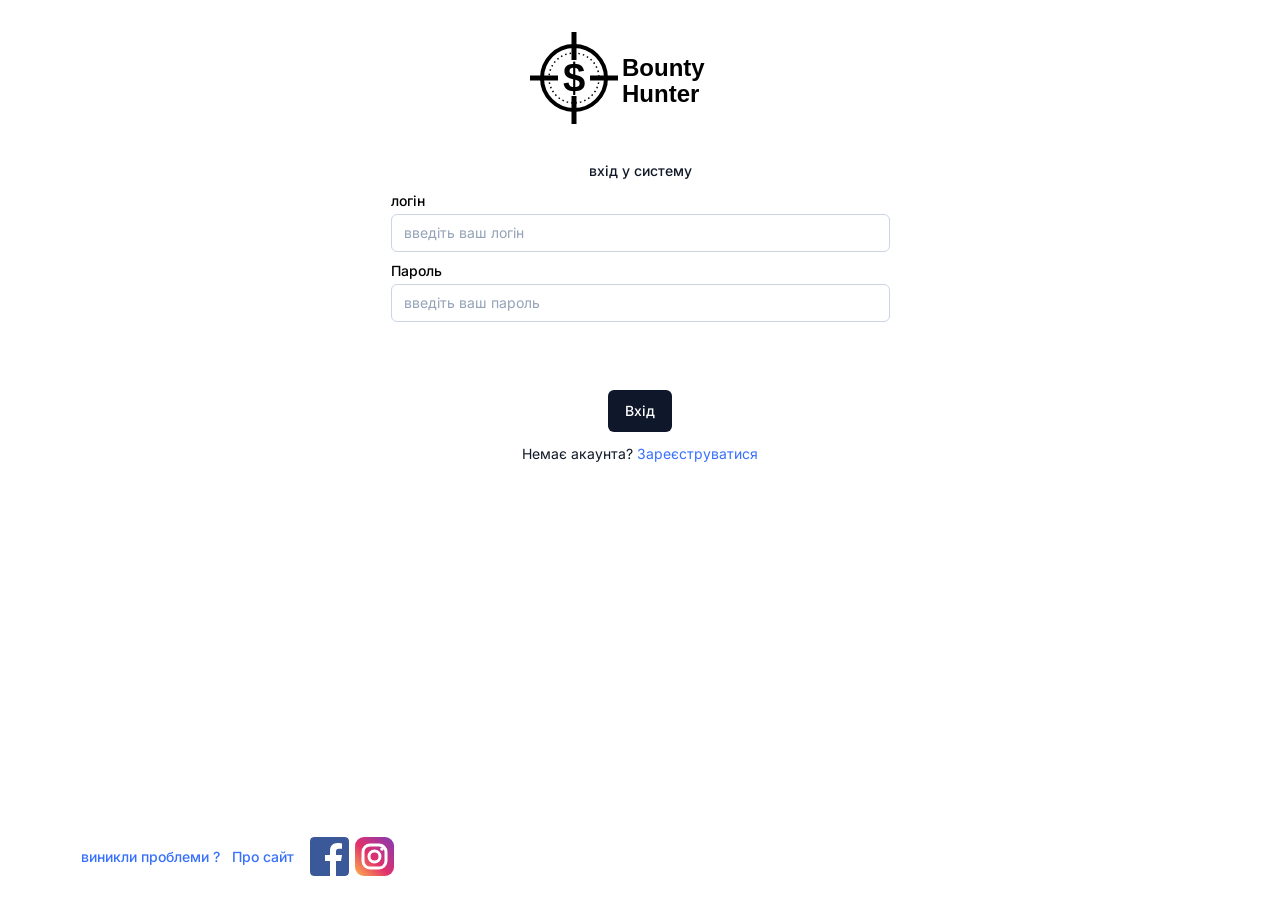
<file: index.html>
<!DOCTYPE html>
<html lang="uk">
<head>
  <meta charset="UTF-8">
  <meta name="viewport" content="width=device-width, initial-scale=1">
  <title>Вхід у систему — Bounty Hunter</title>
  <link rel="preconnect" href="https://fonts.googleapis.com"><link rel="preconnect" href="https://fonts.gstatic.com" crossorigin><link href="https://fonts.googleapis.com/css2?family=Inter:wght@400;500;600&display=swap" rel="stylesheet">
  <link rel="stylesheet" href="css/tokens.css"><link rel="stylesheet" href="css/base.css"><link rel="stylesheet" href="css/components.css"><link rel="stylesheet" href="css/pages.css">
</head>
<body class="">
<header class="site-header site-header--center"><a class="logo" href="index.html" aria-label="Bounty Hunter"><img src="assets/logo.svg" alt="Bounty Hunter"></a></header>
<main>
  <section class="auth" aria-labelledby="t">
    <h1 id="t">вхід у систему</h1>
    <form id="login-form" action="home.html" novalidate>
      <div class="field"><label for="login">логін</label><input class="input" id="login" name="login" type="text" placeholder="введіть ваш логін" autocomplete="username" required></div>
      <div class="field"><label for="password">Пароль</label><input class="input" id="password" name="password" type="password" placeholder="введіть ваш пароль" autocomplete="current-password" required></div>
      <p class="form-error" id="login-error" role="alert"></p>
      <button class="btn" type="submit">Вхід</button>
    </form>
    <p class="alt">Немає акаунта? <a href="register.html">Зареєструватися</a></p>
  </section>
</main>
<footer class="site-footer">
  <a href="help.html">виникли проблеми ?</a>
  <a href="about.html">Про сайт</a>
  <div class="social"><a href="https://facebook.com" aria-label="Facebook"><img src="assets/facebook.svg" alt="Facebook"></a><a href="https://instagram.com" aria-label="Instagram"><img src="assets/instagram.svg" alt="Instagram"></a></div>
</footer>
<script src="js/main.js"></script>
</body>
</html>
</file>
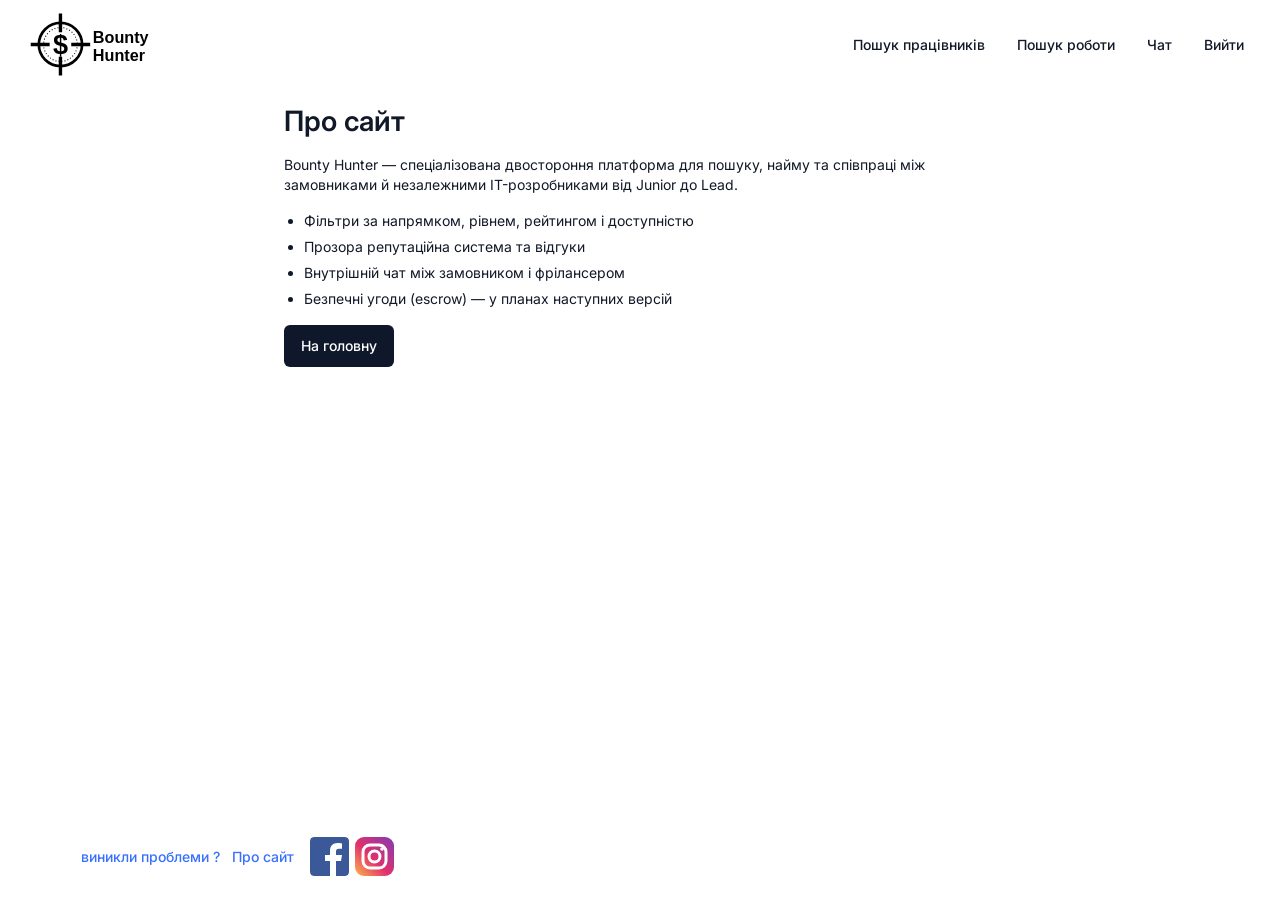
<file: about.html>
<!DOCTYPE html>
<html lang="uk">
<head>
  <meta charset="UTF-8">
  <meta name="viewport" content="width=device-width, initial-scale=1">
  <title>Про сайт — Bounty Hunter</title>
  <link rel="preconnect" href="https://fonts.googleapis.com"><link rel="preconnect" href="https://fonts.gstatic.com" crossorigin><link href="https://fonts.googleapis.com/css2?family=Inter:wght@400;500;600&display=swap" rel="stylesheet">
  <link rel="stylesheet" href="css/tokens.css"><link rel="stylesheet" href="css/base.css"><link rel="stylesheet" href="css/components.css"><link rel="stylesheet" href="css/pages.css">
</head>
<body class="">
<header class="site-header"><a class="logo" href="home.html" aria-label="Bounty Hunter — на головну"><img src="assets/logo.svg" alt="Bounty Hunter"></a><nav class="site-nav" aria-label="Основна навігація"><a href="freelancers.html">Пошук працівників</a><a href="jobs.html">Пошук роботи</a><a href="chat.html">Чат</a><a href="index.html" data-logout>Вийти</a></nav></header>
<main><article class="article">
  <h1>Про сайт</h1>
  <p>Bounty Hunter — спеціалізована двостороння платформа для пошуку, найму та співпраці між замовниками й незалежними IT-розробниками від Junior до Lead.</p>
  <ul>
    <li>Фільтри за напрямком, рівнем, рейтингом і доступністю</li>
    <li>Прозора репутаційна система та відгуки</li>
    <li>Внутрішній чат між замовником і фрілансером</li>
    <li>Безпечні угоди (escrow) — у планах наступних версій</li>
  </ul>
  <a class="btn" href="home.html" style="justify-self:start">На головну</a>
</article></main>
<footer class="site-footer">
  <a href="help.html">виникли проблеми ?</a>
  <a href="about.html">Про сайт</a>
  <div class="social"><a href="https://facebook.com" aria-label="Facebook"><img src="assets/facebook.svg" alt="Facebook"></a><a href="https://instagram.com" aria-label="Instagram"><img src="assets/instagram.svg" alt="Instagram"></a></div>
</footer>
<script src="js/main.js"></script>
</body>
</html>
</file>
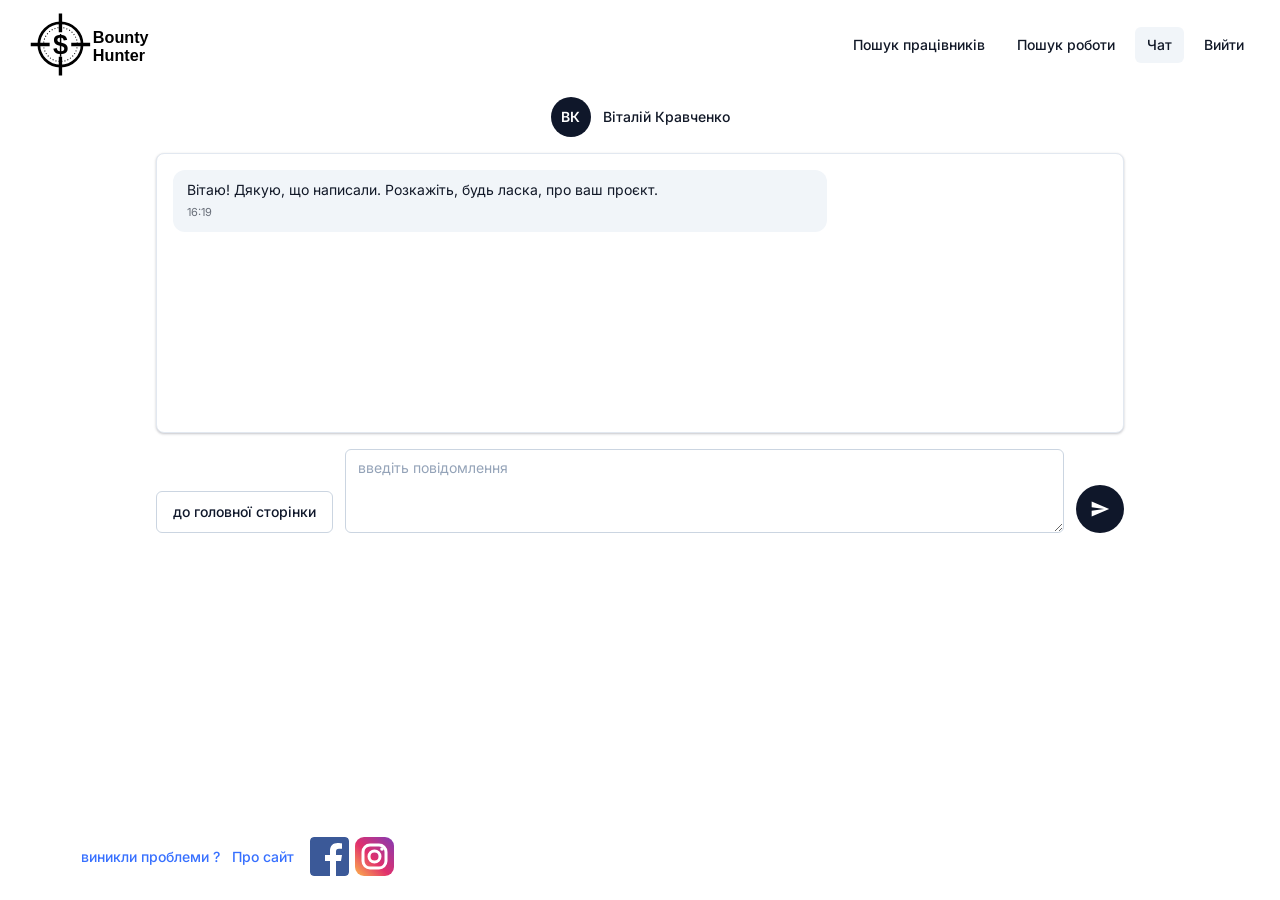
<file: chat.html>
<!DOCTYPE html>
<html lang="uk">
<head>
  <meta charset="UTF-8">
  <meta name="viewport" content="width=device-width, initial-scale=1">
  <title>Чат — Bounty Hunter</title>
  <link rel="preconnect" href="https://fonts.googleapis.com"><link rel="preconnect" href="https://fonts.gstatic.com" crossorigin><link href="https://fonts.googleapis.com/css2?family=Inter:wght@400;500;600&display=swap" rel="stylesheet">
  <link rel="stylesheet" href="css/tokens.css"><link rel="stylesheet" href="css/base.css"><link rel="stylesheet" href="css/components.css"><link rel="stylesheet" href="css/pages.css">
</head>
<body class="">
<header class="site-header"><a class="logo" href="home.html" aria-label="Bounty Hunter — на головну"><img src="assets/logo.svg" alt="Bounty Hunter"></a><nav class="site-nav" aria-label="Основна навігація"><a href="freelancers.html">Пошук працівників</a><a href="jobs.html">Пошук роботи</a><a href="chat.html" aria-current="page">Чат</a><a href="index.html" data-logout>Вийти</a></nav></header>
<main>
  <section class="chat" aria-label="Чат">
    <div class="chat__head"><div class="avatar" id="c-avatar" aria-hidden="true">ВК</div><span id="c-name">Віталій Кравченко</span></div>
    <div class="card chat__log" id="chat-log" aria-live="polite"></div>
    <form class="chat__form" id="chat-form">
      <a class="btn btn--outline" href="home.html">до головної сторінки</a>
      <label class="visually-hidden" for="chat-input">Повідомлення</label>
      <textarea class="textarea" id="chat-input" placeholder="введіть повідомлення" required></textarea>
      <button class="btn btn--send" type="submit" aria-label="Відправити"><svg viewBox="0 0 24 24" aria-hidden="true"><path d="M2 21l21-9L2 3v7l15 2-15 2z"/></svg></button>
    </form>
  </section>
</main>
<footer class="site-footer">
  <a href="help.html">виникли проблеми ?</a>
  <a href="about.html">Про сайт</a>
  <div class="social"><a href="https://facebook.com" aria-label="Facebook"><img src="assets/facebook.svg" alt="Facebook"></a><a href="https://instagram.com" aria-label="Instagram"><img src="assets/instagram.svg" alt="Instagram"></a></div>
</footer>
<script src="js/main.js"></script>
</body>
</html>
</file>
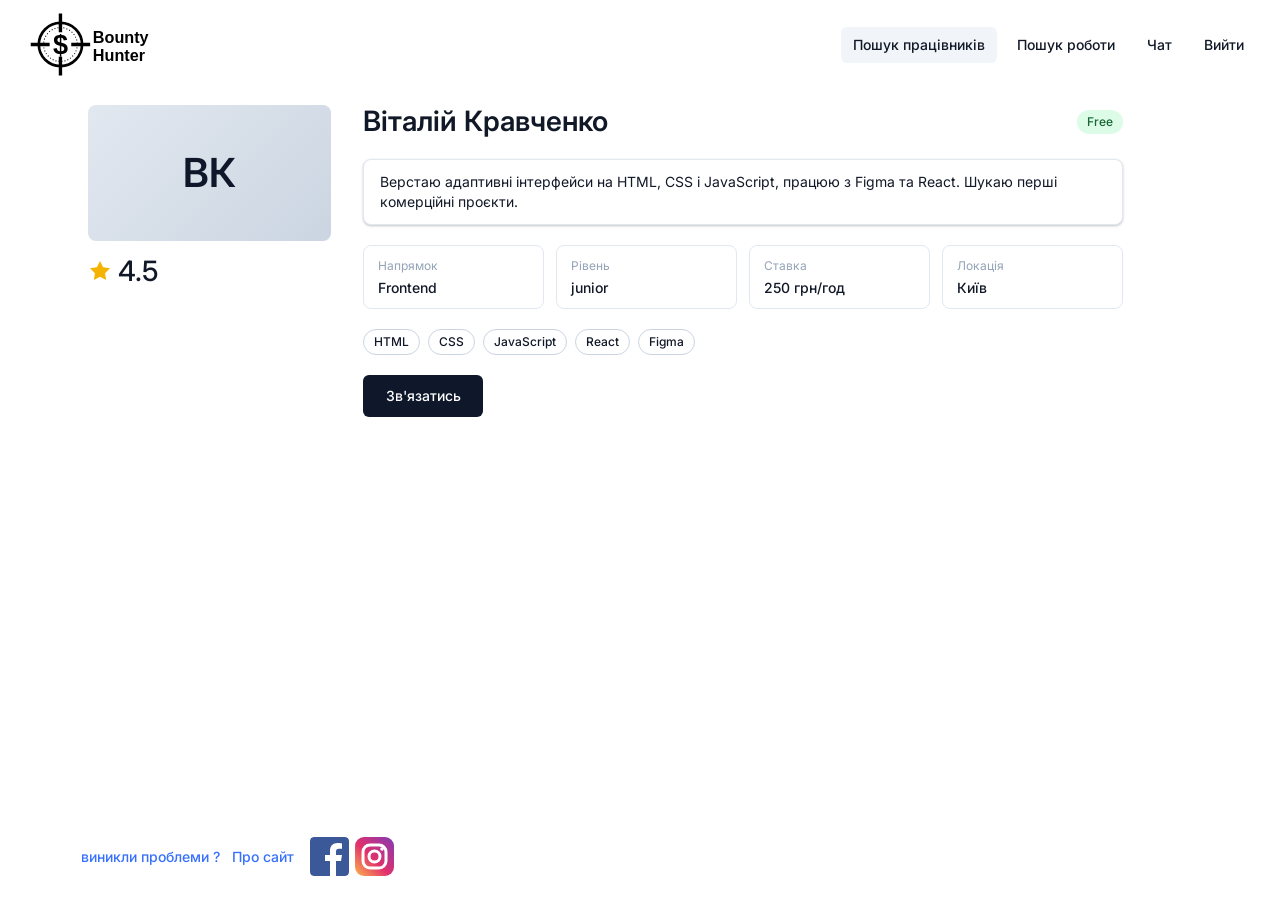
<file: freelancer.html>
<!DOCTYPE html>
<html lang="uk">
<head>
  <meta charset="UTF-8">
  <meta name="viewport" content="width=device-width, initial-scale=1">
  <title>Профіль фрілансера — Bounty Hunter</title>
  <link rel="preconnect" href="https://fonts.googleapis.com"><link rel="preconnect" href="https://fonts.gstatic.com" crossorigin><link href="https://fonts.googleapis.com/css2?family=Inter:wght@400;500;600&display=swap" rel="stylesheet">
  <link rel="stylesheet" href="css/tokens.css"><link rel="stylesheet" href="css/base.css"><link rel="stylesheet" href="css/components.css"><link rel="stylesheet" href="css/pages.css">
</head>
<body class="">
<header class="site-header"><a class="logo" href="home.html" aria-label="Bounty Hunter — на головну"><img src="assets/logo.svg" alt="Bounty Hunter"></a><nav class="site-nav" aria-label="Основна навігація"><a href="freelancers.html" aria-current="page">Пошук працівників</a><a href="jobs.html">Пошук роботи</a><a href="chat.html">Чат</a><a href="index.html" data-logout>Вийти</a></nav></header>
<main class="container">
  <article class="detail" id="profile">
    <aside class="detail__aside"><div class="photo" id="p-photo" aria-hidden="true">ВК</div>
      <span class="rating" id="p-rating"><svg class="star" viewBox="0 0 24 24" aria-hidden="true"><path d="M12 2l3.1 6.3 6.9 1-5 4.9 1.2 6.8L12 17.8 5.8 21l1.2-6.8-5-4.9 6.9-1z"/></svg>4.5</span></aside>
    <div class="detail__main">
      <div class="detail__head"><h1 id="p-name">Віталій Кравченко</h1><span class="status status--free" id="p-status">Free</span></div>
      <p class="card" id="p-desc">Верстаю адаптивні інтерфейси на HTML, CSS і JavaScript, працюю з Figma та React. Шукаю перші комерційні проєкти.</p>
      <dl class="facts">
        <div><dt>Напрямок</dt><dd id="p-cat">Frontend</dd></div>
        <div><dt>Рівень</dt><dd id="p-lvl">junior</dd></div>
        <div><dt>Ставка</dt><dd id="p-rate">250 грн/год</dd></div>
        <div><dt>Локація</dt><dd id="p-loc">Київ</dd></div>
      </dl>
      <ul class="chips" id="p-stack" aria-label="Стек технологій"><li>HTML</li><li>CSS</li><li>JavaScript</li><li>React</li><li>Figma</li></ul>
      <a class="btn" id="p-contact" href="chat.html?with=1">Зв'язатись</a>
    </div>
  </article>
</main>
<footer class="site-footer">
  <a href="help.html">виникли проблеми ?</a>
  <a href="about.html">Про сайт</a>
  <div class="social"><a href="https://facebook.com" aria-label="Facebook"><img src="assets/facebook.svg" alt="Facebook"></a><a href="https://instagram.com" aria-label="Instagram"><img src="assets/instagram.svg" alt="Instagram"></a></div>
</footer>
<script src="js/main.js"></script>
</body>
</html>
</file>
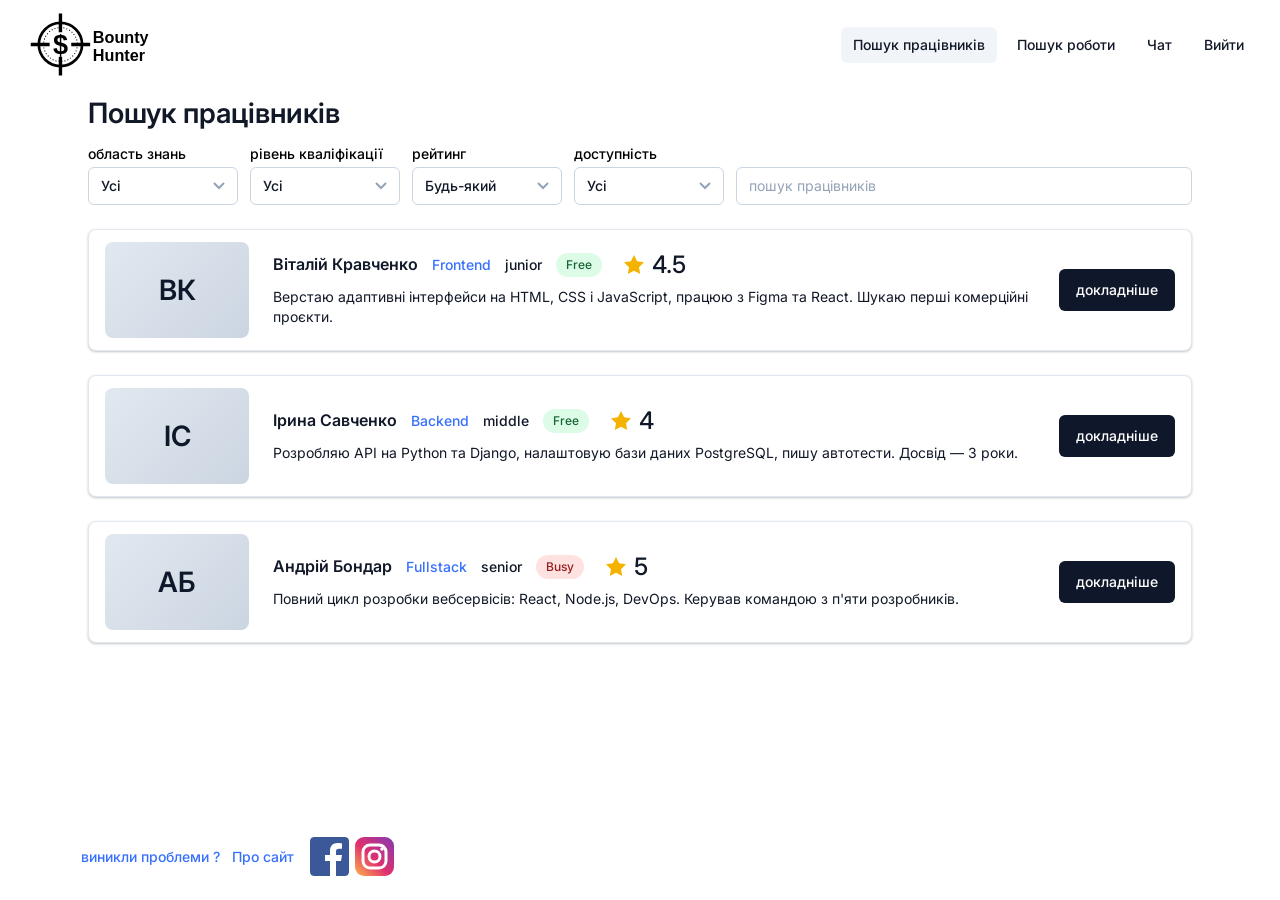
<file: freelancers.html>
<!DOCTYPE html>
<html lang="uk">
<head>
  <meta charset="UTF-8">
  <meta name="viewport" content="width=device-width, initial-scale=1">
  <title>Пошук працівників — Bounty Hunter</title>
  <link rel="preconnect" href="https://fonts.googleapis.com"><link rel="preconnect" href="https://fonts.gstatic.com" crossorigin><link href="https://fonts.googleapis.com/css2?family=Inter:wght@400;500;600&display=swap" rel="stylesheet">
  <link rel="stylesheet" href="css/tokens.css"><link rel="stylesheet" href="css/base.css"><link rel="stylesheet" href="css/components.css"><link rel="stylesheet" href="css/pages.css">
</head>
<body class="">
<header class="site-header"><a class="logo" href="home.html" aria-label="Bounty Hunter — на головну"><img src="assets/logo.svg" alt="Bounty Hunter"></a><nav class="site-nav" aria-label="Основна навігація"><a href="freelancers.html" aria-current="page">Пошук працівників</a><a href="jobs.html">Пошук роботи</a><a href="chat.html">Чат</a><a href="index.html" data-logout>Вийти</a></nav></header>
<main class="container">
  <h1 class="page-title">Пошук працівників</h1>
  <form class="toolbar" id="filters" role="search" onsubmit="return false">
    <div class="field"><label for="f-cat">область знань</label>
      <select class="select" id="f-cat" data-filter="category"><option value="">Усі</option><option value="frontend">Frontend</option><option value="backend">Backend</option><option value="fullstack">Fullstack</option></select></div>
    <div class="field"><label for="f-lvl">рівень кваліфікації</label>
      <select class="select" id="f-lvl" data-filter="level"><option value="">Усі</option><option value="junior">junior</option><option value="middle">middle</option><option value="senior">senior</option></select></div>
    <div class="field"><label for="f-rate">рейтинг</label>
      <select class="select" id="f-rate" data-filter="rating"><option value="">Будь-який</option><option value="4">від 4</option><option value="4.5">від 4.5</option><option value="5">5</option></select></div>
    <div class="field"><label for="f-status">доступність</label>
      <select class="select" id="f-status" data-filter="status"><option value="">Усі</option><option value="free">Free</option><option value="busy">Busy</option></select></div>
    <div class="field search"><label class="visually-hidden" for="f-q">Пошук</label><input class="input" id="f-q" type="search" placeholder="пошук працівників" data-search></div>
  </form>
  <ul class="results" id="results" style="list-style:none;margin:0;padding:0 0 48px">
    <li><article class="card result" data-category="frontend" data-level="junior" data-rating="4.5" data-status="free">
      <div class="photo" aria-hidden="true">ВК</div>
      <div class="result__body">
        <div class="result__meta">
          <h2 style="font-size:16px">Віталій Кравченко</h2>
          <span class="tag">Frontend</span><span class="tag tag--muted">junior</span>
          <span class="status status--free">Free</span>
          <span class="rating" aria-label="Рейтинг 4.5"><svg class="star" viewBox="0 0 24 24" aria-hidden="true"><path d="M12 2l3.1 6.3 6.9 1-5 4.9 1.2 6.8L12 17.8 5.8 21l1.2-6.8-5-4.9 6.9-1z"/></svg>4.5</span>
        </div>
        <p>Верстаю адаптивні інтерфейси на HTML, CSS і JavaScript, працюю з Figma та React. Шукаю перші комерційні проєкти.</p>
      </div>
      <a class="btn" href="freelancer.html?id=1">докладніше</a>
    </article></li>
    <li><article class="card result" data-category="backend" data-level="middle" data-rating="4" data-status="free">
      <div class="photo" aria-hidden="true">ІС</div>
      <div class="result__body">
        <div class="result__meta">
          <h2 style="font-size:16px">Ірина Савченко</h2>
          <span class="tag">Backend</span><span class="tag tag--muted">middle</span>
          <span class="status status--free">Free</span>
          <span class="rating" aria-label="Рейтинг 4"><svg class="star" viewBox="0 0 24 24" aria-hidden="true"><path d="M12 2l3.1 6.3 6.9 1-5 4.9 1.2 6.8L12 17.8 5.8 21l1.2-6.8-5-4.9 6.9-1z"/></svg>4</span>
        </div>
        <p>Розробляю API на Python та Django, налаштовую бази даних PostgreSQL, пишу автотести. Досвід — 3 роки.</p>
      </div>
      <a class="btn" href="freelancer.html?id=2">докладніше</a>
    </article></li>
    <li><article class="card result" data-category="fullstack" data-level="senior" data-rating="5" data-status="busy">
      <div class="photo" aria-hidden="true">АБ</div>
      <div class="result__body">
        <div class="result__meta">
          <h2 style="font-size:16px">Андрій Бондар</h2>
          <span class="tag">Fullstack</span><span class="tag tag--muted">senior</span>
          <span class="status status--busy">Busy</span>
          <span class="rating" aria-label="Рейтинг 5"><svg class="star" viewBox="0 0 24 24" aria-hidden="true"><path d="M12 2l3.1 6.3 6.9 1-5 4.9 1.2 6.8L12 17.8 5.8 21l1.2-6.8-5-4.9 6.9-1z"/></svg>5</span>
        </div>
        <p>Повний цикл розробки вебсервісів: React, Node.js, DevOps. Керував командою з п'яти розробників.</p>
      </div>
      <a class="btn" href="freelancer.html?id=3">докладніше</a>
    </article></li>
  </ul>
  <p class="empty" id="empty" hidden>Нікого не знайдено. Змініть фільтри.</p>
</main>
<footer class="site-footer">
  <a href="help.html">виникли проблеми ?</a>
  <a href="about.html">Про сайт</a>
  <div class="social"><a href="https://facebook.com" aria-label="Facebook"><img src="assets/facebook.svg" alt="Facebook"></a><a href="https://instagram.com" aria-label="Instagram"><img src="assets/instagram.svg" alt="Instagram"></a></div>
</footer>
<script src="js/main.js"></script>
</body>
</html>
</file>
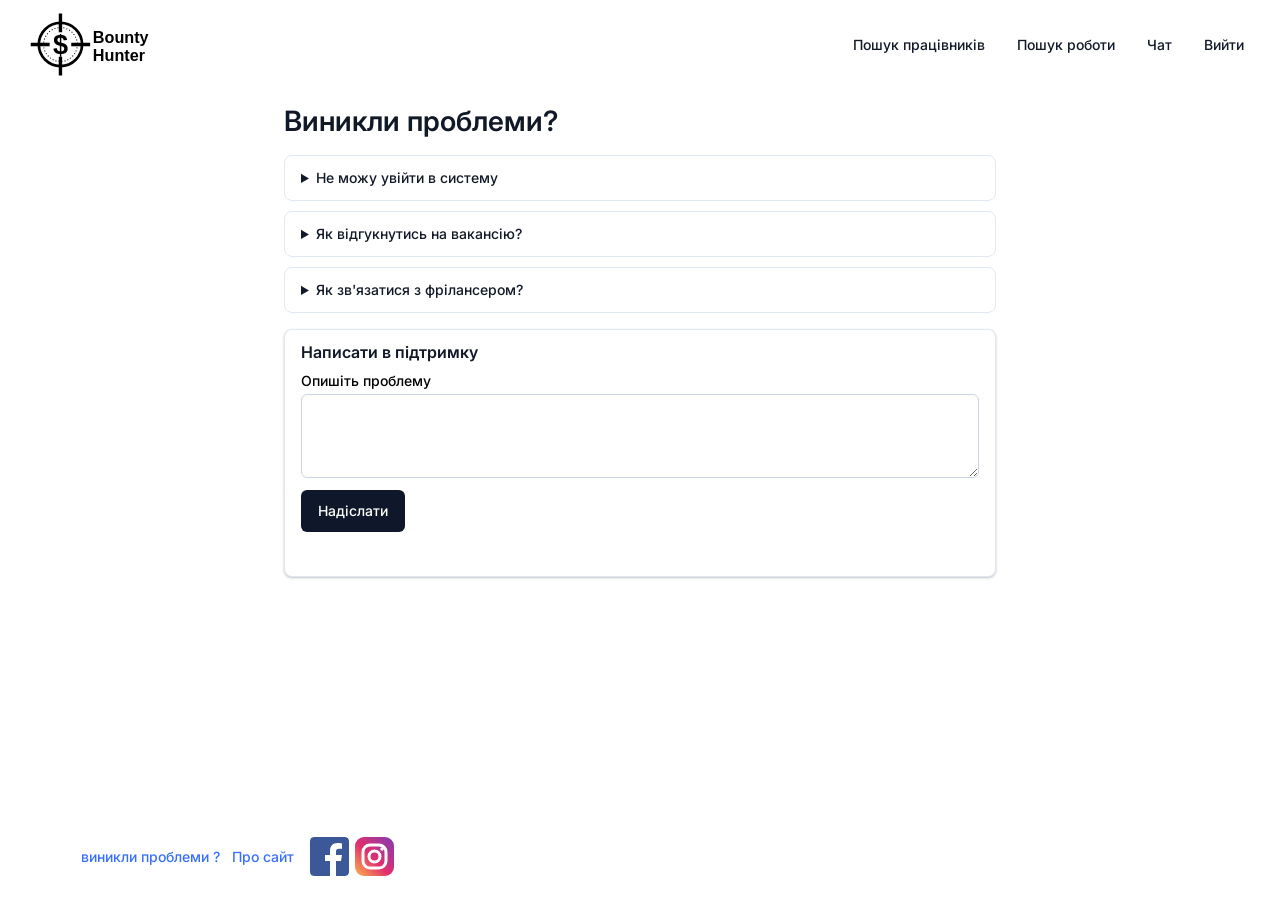
<file: help.html>
<!DOCTYPE html>
<html lang="uk">
<head>
  <meta charset="UTF-8">
  <meta name="viewport" content="width=device-width, initial-scale=1">
  <title>Виникли проблеми? — Bounty Hunter</title>
  <link rel="preconnect" href="https://fonts.googleapis.com"><link rel="preconnect" href="https://fonts.gstatic.com" crossorigin><link href="https://fonts.googleapis.com/css2?family=Inter:wght@400;500;600&display=swap" rel="stylesheet">
  <link rel="stylesheet" href="css/tokens.css"><link rel="stylesheet" href="css/base.css"><link rel="stylesheet" href="css/components.css"><link rel="stylesheet" href="css/pages.css">
</head>
<body class="">
<header class="site-header"><a class="logo" href="home.html" aria-label="Bounty Hunter — на головну"><img src="assets/logo.svg" alt="Bounty Hunter"></a><nav class="site-nav" aria-label="Основна навігація"><a href="freelancers.html">Пошук працівників</a><a href="jobs.html">Пошук роботи</a><a href="chat.html">Чат</a><a href="index.html" data-logout>Вийти</a></nav></header>
<main><article class="article">
  <h1>Виникли проблеми?</h1>
  <div class="faq">
    <details><summary>Не можу увійти в систему</summary><p>Перевірте логін і пароль. Якщо ви ще не зареєстровані — створіть акаунт на сторінці реєстрації.</p></details>
    <details><summary>Як відгукнутись на вакансію?</summary><p>Відкрийте вакансію, натисніть «Відгукнутись», напишіть супровідний лист і вкажіть очікувану ставку.</p></details>
    <details><summary>Як зв'язатися з фрілансером?</summary><p>У профілі фрілансера натисніть «Зв'язатись» — відкриється чат.</p></details>
  </div>
  <form class="card" id="help-form" style="display:grid;gap:12px">
    <h2 style="font-size:16px">Написати в підтримку</h2>
    <div class="field"><label for="h-msg">Опишіть проблему</label><textarea class="textarea" id="h-msg" required></textarea></div>
    <button class="btn" type="submit" style="justify-self:start">Надіслати</button>
    <p class="form-error" id="help-note" role="status" style="color:#16a34a"></p>
  </form>
</article></main>
<footer class="site-footer">
  <a href="help.html">виникли проблеми ?</a>
  <a href="about.html">Про сайт</a>
  <div class="social"><a href="https://facebook.com" aria-label="Facebook"><img src="assets/facebook.svg" alt="Facebook"></a><a href="https://instagram.com" aria-label="Instagram"><img src="assets/instagram.svg" alt="Instagram"></a></div>
</footer>
<script src="js/main.js"></script>
</body>
</html>
</file>
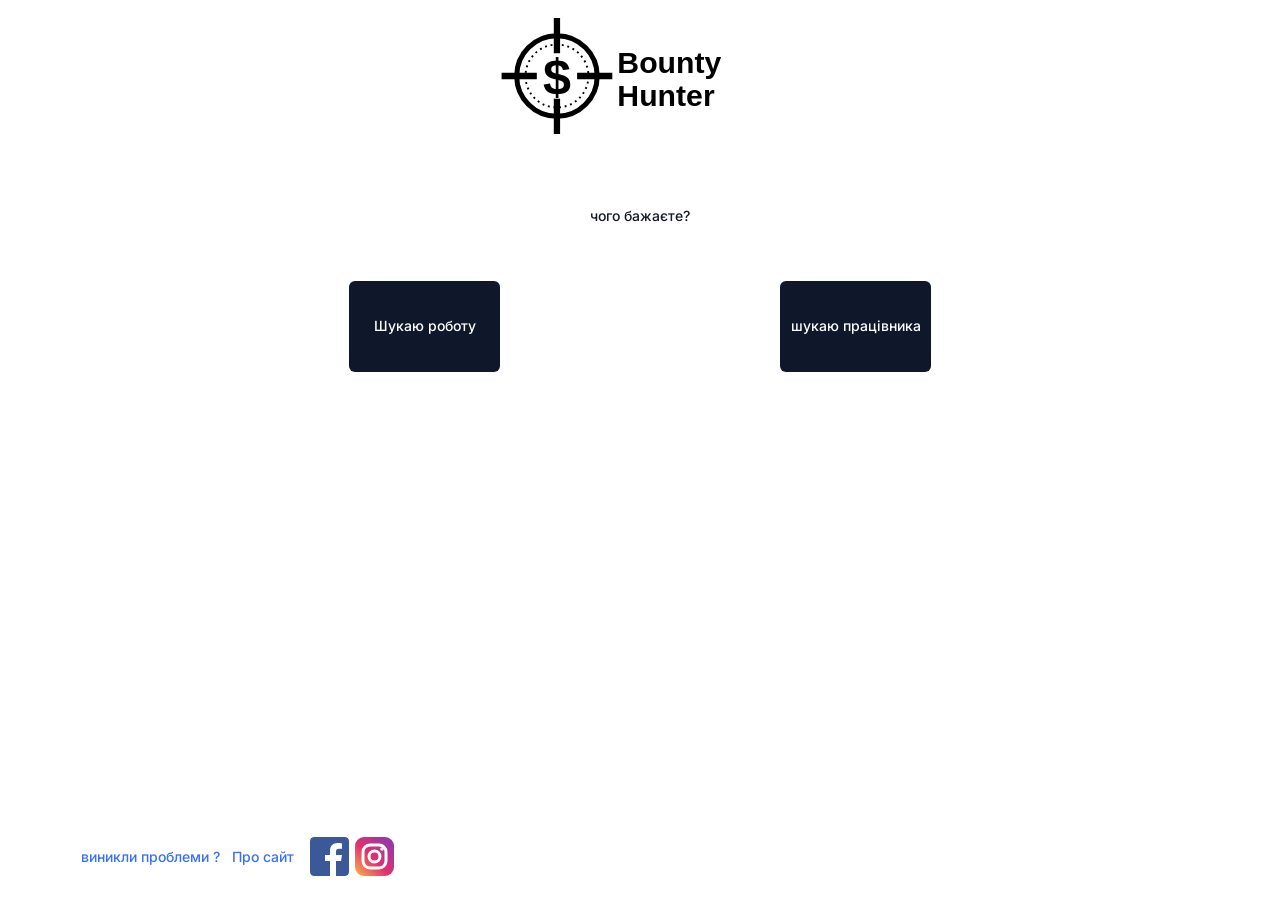
<file: home.html>
<!DOCTYPE html>
<html lang="uk">
<head>
  <meta charset="UTF-8">
  <meta name="viewport" content="width=device-width, initial-scale=1">
  <title>Головна — Bounty Hunter</title>
  <link rel="preconnect" href="https://fonts.googleapis.com"><link rel="preconnect" href="https://fonts.gstatic.com" crossorigin><link href="https://fonts.googleapis.com/css2?family=Inter:wght@400;500;600&display=swap" rel="stylesheet">
  <link rel="stylesheet" href="css/tokens.css"><link rel="stylesheet" href="css/base.css"><link rel="stylesheet" href="css/components.css"><link rel="stylesheet" href="css/pages.css">
</head>
<body class="">
<header class="site-header site-header--home"><a class="logo" href="home.html" aria-label="Bounty Hunter — на головну"><img src="assets/logo.svg" alt="Bounty Hunter"></a></header>
<main>
  <section class="choice" aria-labelledby="t">
    <h1 class="choice__title" id="t" style="font-size:14px;font-weight:500">чого бажаєте?</h1>
    <div class="choice__buttons">
      <a class="btn btn--big" href="jobs.html" data-role="freelancer">Шукаю роботу</a>
      <a class="btn btn--big" href="freelancers.html" data-role="client">шукаю працівника</a>
    </div>
  </section>
</main>
<footer class="site-footer">
  <a href="help.html">виникли проблеми ?</a>
  <a href="about.html">Про сайт</a>
  <div class="social"><a href="https://facebook.com" aria-label="Facebook"><img src="assets/facebook.svg" alt="Facebook"></a><a href="https://instagram.com" aria-label="Instagram"><img src="assets/instagram.svg" alt="Instagram"></a></div>
</footer>
<script src="js/main.js"></script>
</body>
</html>
</file>
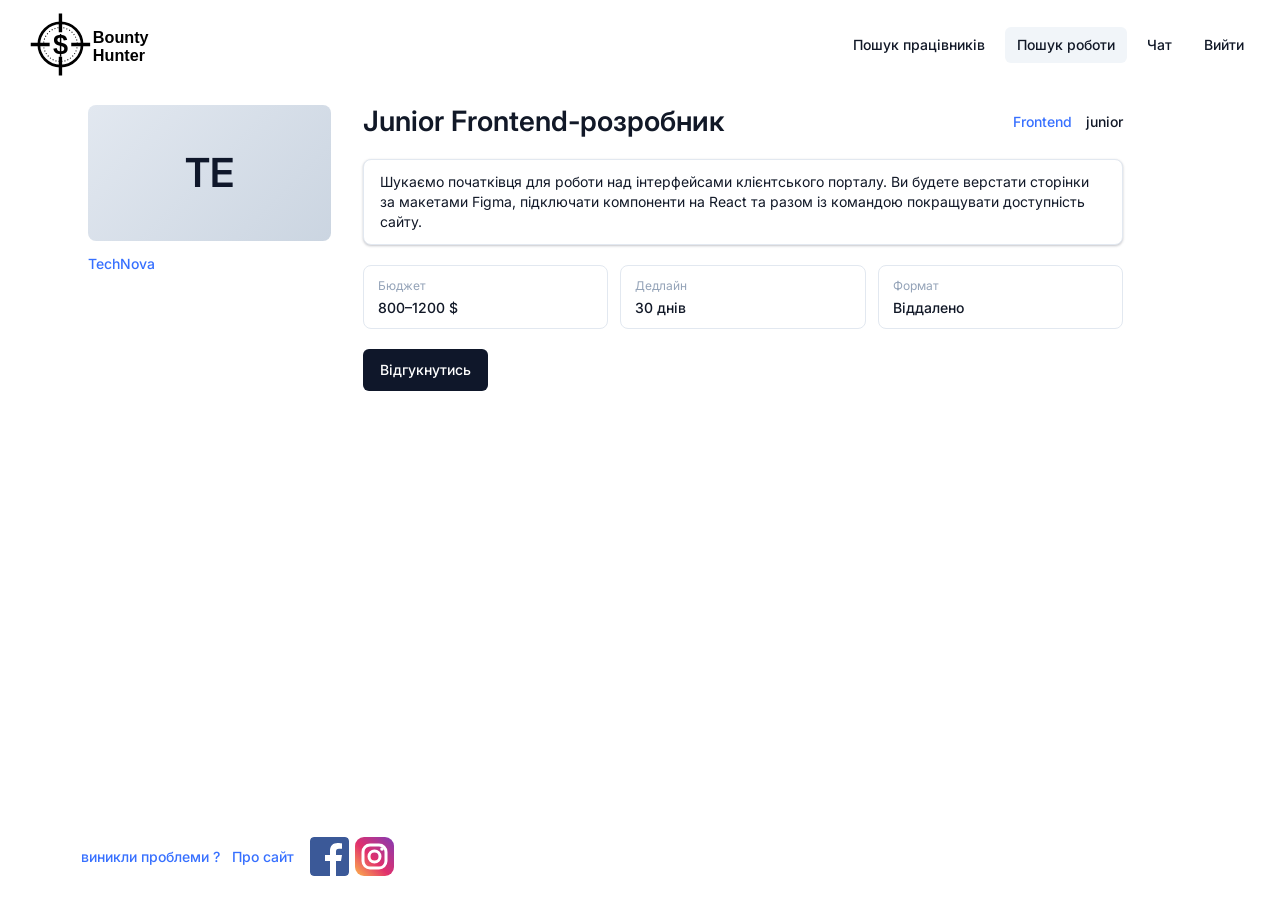
<file: job.html>
<!DOCTYPE html>
<html lang="uk">
<head>
  <meta charset="UTF-8">
  <meta name="viewport" content="width=device-width, initial-scale=1">
  <title>Вакансія — Bounty Hunter</title>
  <link rel="preconnect" href="https://fonts.googleapis.com"><link rel="preconnect" href="https://fonts.gstatic.com" crossorigin><link href="https://fonts.googleapis.com/css2?family=Inter:wght@400;500;600&display=swap" rel="stylesheet">
  <link rel="stylesheet" href="css/tokens.css"><link rel="stylesheet" href="css/base.css"><link rel="stylesheet" href="css/components.css"><link rel="stylesheet" href="css/pages.css">
</head>
<body class="">
<header class="site-header"><a class="logo" href="home.html" aria-label="Bounty Hunter — на головну"><img src="assets/logo.svg" alt="Bounty Hunter"></a><nav class="site-nav" aria-label="Основна навігація"><a href="freelancers.html">Пошук працівників</a><a href="jobs.html" aria-current="page">Пошук роботи</a><a href="chat.html">Чат</a><a href="index.html" data-logout>Вийти</a></nav></header>
<main class="container">
  <article class="detail" id="job">
    <aside class="detail__aside"><div class="photo" id="j-logo" aria-hidden="true">TE</div><span class="tag" id="j-co">TechNova</span></aside>
    <div class="detail__main">
      <div class="detail__head"><h1 id="j-title">Junior Frontend-розробник</h1><span class="tag" id="j-cat">Frontend</span><span class="tag tag--muted" id="j-lvl">junior</span></div>
      <div class="card" id="j-desc"><p>Шукаємо початківця для роботи над інтерфейсами клієнтського порталу. Ви будете верстати сторінки за макетами Figma, підключати компоненти на React та разом із командою покращувати доступність сайту.</p></div>
      <dl class="facts">
        <div><dt>Бюджет</dt><dd id="j-budget">800–1200 $</dd></div>
        <div><dt>Дедлайн</dt><dd id="j-deadline">30 днів</dd></div>
        <div><dt>Формат</dt><dd id="j-format">Віддалено</dd></div>
      </dl>
      <button class="btn" type="button" id="apply-btn">Відгукнутись</button>
    </div>
  </article>
  <dialog class="modal" id="apply-modal" aria-labelledby="apply-title">
    <form method="dialog" id="apply-form">
      <h2 id="apply-title">Подати заявку</h2>
      <div class="field"><label for="a-letter">Супровідний лист</label><textarea class="textarea" id="a-letter" placeholder="Коротко розкажіть, чому ви підходите" required></textarea></div>
      <div class="field"><label for="a-rate">Очікувана ставка</label><input class="input" id="a-rate" type="text" placeholder="наприклад, 300 грн/год" required></div>
      <div class="actions"><button class="btn btn--outline" type="button" id="apply-cancel">Скасувати</button><button class="btn" type="submit">Надіслати</button></div>
    </form>
  </dialog>
</main>
<footer class="site-footer">
  <a href="help.html">виникли проблеми ?</a>
  <a href="about.html">Про сайт</a>
  <div class="social"><a href="https://facebook.com" aria-label="Facebook"><img src="assets/facebook.svg" alt="Facebook"></a><a href="https://instagram.com" aria-label="Instagram"><img src="assets/instagram.svg" alt="Instagram"></a></div>
</footer>
<script src="js/main.js"></script>
</body>
</html>
</file>
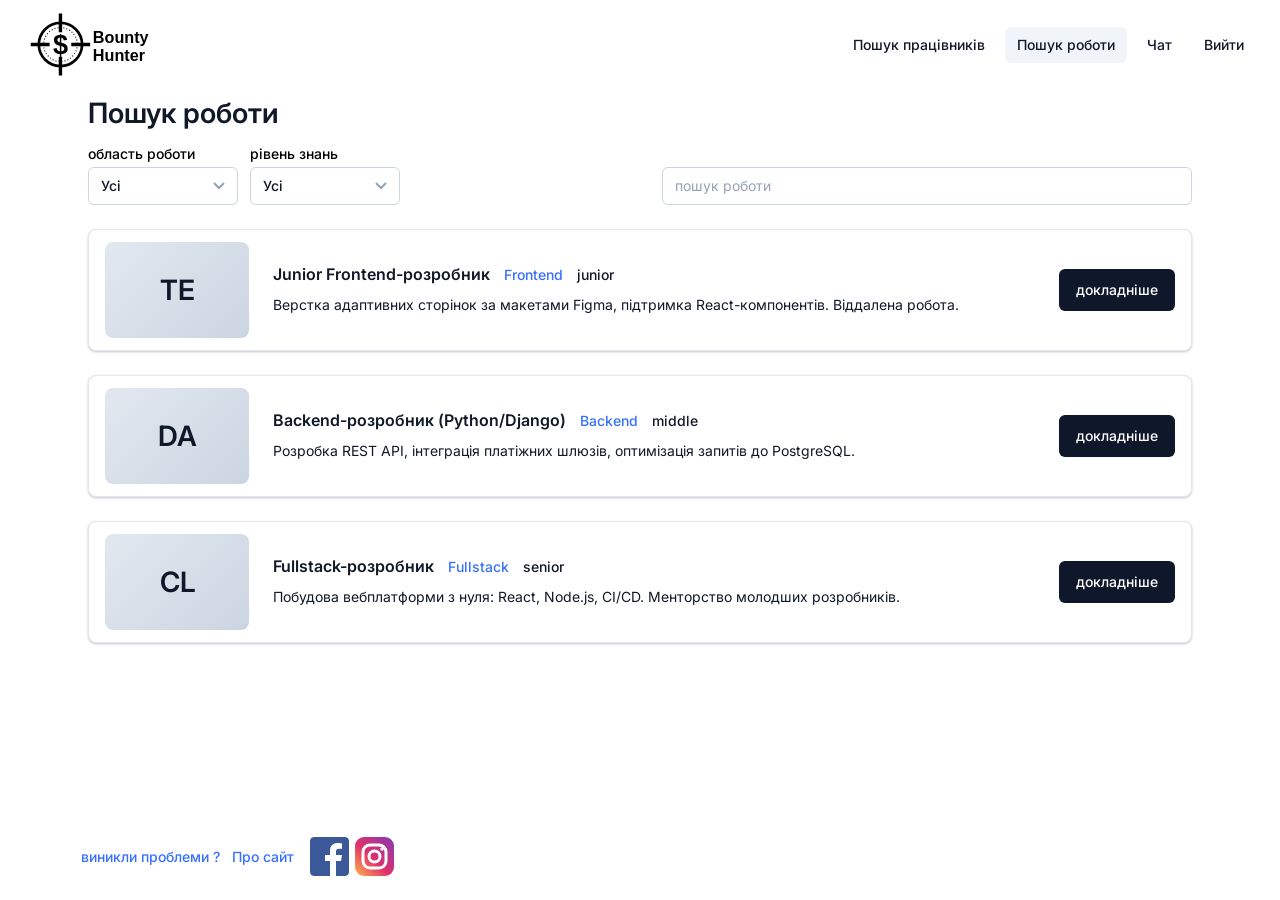
<file: jobs.html>
<!DOCTYPE html>
<html lang="uk">
<head>
  <meta charset="UTF-8">
  <meta name="viewport" content="width=device-width, initial-scale=1">
  <title>Пошук роботи — Bounty Hunter</title>
  <link rel="preconnect" href="https://fonts.googleapis.com"><link rel="preconnect" href="https://fonts.gstatic.com" crossorigin><link href="https://fonts.googleapis.com/css2?family=Inter:wght@400;500;600&display=swap" rel="stylesheet">
  <link rel="stylesheet" href="css/tokens.css"><link rel="stylesheet" href="css/base.css"><link rel="stylesheet" href="css/components.css"><link rel="stylesheet" href="css/pages.css">
</head>
<body class="">
<header class="site-header"><a class="logo" href="home.html" aria-label="Bounty Hunter — на головну"><img src="assets/logo.svg" alt="Bounty Hunter"></a><nav class="site-nav" aria-label="Основна навігація"><a href="freelancers.html">Пошук працівників</a><a href="jobs.html" aria-current="page">Пошук роботи</a><a href="chat.html">Чат</a><a href="index.html" data-logout>Вийти</a></nav></header>
<main class="container">
  <h1 class="page-title">Пошук роботи</h1>
  <form class="toolbar" id="filters" role="search" onsubmit="return false">
    <div class="field"><label for="j-cat">область роботи</label>
      <select class="select" id="j-cat" data-filter="category"><option value="">Усі</option><option value="frontend">Frontend</option><option value="backend">Backend</option><option value="fullstack">Fullstack</option></select></div>
    <div class="field"><label for="j-lvl">рівень знань</label>
      <select class="select" id="j-lvl" data-filter="level"><option value="">Усі</option><option value="junior">junior</option><option value="middle">middle</option><option value="senior">senior</option></select></div>
    <div class="field search"><label class="visually-hidden" for="j-q">Пошук</label><input class="input" id="j-q" type="search" placeholder="пошук роботи" data-search></div>
  </form>
  <ul class="results" id="results" style="list-style:none;margin:0;padding:0 0 48px">
    <li><article class="card result" data-category="frontend" data-level="junior">
      <div class="photo" aria-hidden="true">TE</div>
      <div class="result__body">
        <div class="result__meta"><h2 style="font-size:16px">Junior Frontend-розробник</h2><span class="tag">Frontend</span><span class="tag tag--muted">junior</span></div>
        <p>Верстка адаптивних сторінок за макетами Figma, підтримка React-компонентів. Віддалена робота.</p>
      </div>
      <a class="btn" href="job.html?id=1">докладніше</a>
    </article></li>
    <li><article class="card result" data-category="backend" data-level="middle">
      <div class="photo" aria-hidden="true">DA</div>
      <div class="result__body">
        <div class="result__meta"><h2 style="font-size:16px">Backend-розробник (Python/Django)</h2><span class="tag">Backend</span><span class="tag tag--muted">middle</span></div>
        <p>Розробка REST API, інтеграція платіжних шлюзів, оптимізація запитів до PostgreSQL.</p>
      </div>
      <a class="btn" href="job.html?id=2">докладніше</a>
    </article></li>
    <li><article class="card result" data-category="fullstack" data-level="senior">
      <div class="photo" aria-hidden="true">CL</div>
      <div class="result__body">
        <div class="result__meta"><h2 style="font-size:16px">Fullstack-розробник</h2><span class="tag">Fullstack</span><span class="tag tag--muted">senior</span></div>
        <p>Побудова вебплатформи з нуля: React, Node.js, CI/CD. Менторство молодших розробників.</p>
      </div>
      <a class="btn" href="job.html?id=3">докладніше</a>
    </article></li>
  </ul>
  <p class="empty" id="empty" hidden>Вакансій не знайдено. Змініть фільтри.</p>
</main>
<footer class="site-footer">
  <a href="help.html">виникли проблеми ?</a>
  <a href="about.html">Про сайт</a>
  <div class="social"><a href="https://facebook.com" aria-label="Facebook"><img src="assets/facebook.svg" alt="Facebook"></a><a href="https://instagram.com" aria-label="Instagram"><img src="assets/instagram.svg" alt="Instagram"></a></div>
</footer>
<script src="js/main.js"></script>
</body>
</html>
</file>
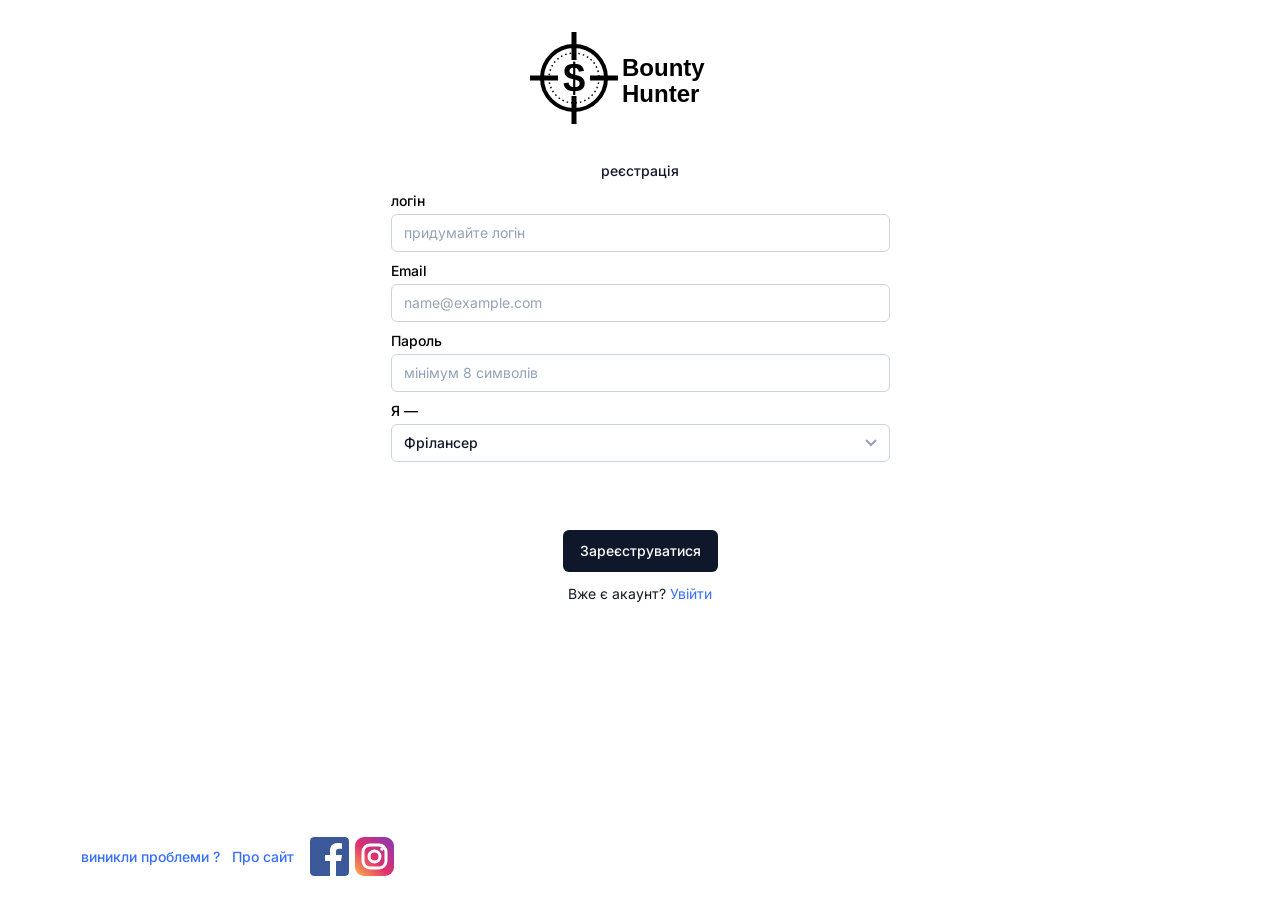
<file: register.html>
<!DOCTYPE html>
<html lang="uk">
<head>
  <meta charset="UTF-8">
  <meta name="viewport" content="width=device-width, initial-scale=1">
  <title>Реєстрація — Bounty Hunter</title>
  <link rel="preconnect" href="https://fonts.googleapis.com"><link rel="preconnect" href="https://fonts.gstatic.com" crossorigin><link href="https://fonts.googleapis.com/css2?family=Inter:wght@400;500;600&display=swap" rel="stylesheet">
  <link rel="stylesheet" href="css/tokens.css"><link rel="stylesheet" href="css/base.css"><link rel="stylesheet" href="css/components.css"><link rel="stylesheet" href="css/pages.css">
</head>
<body class="">
<header class="site-header site-header--center"><a class="logo" href="index.html" aria-label="Bounty Hunter"><img src="assets/logo.svg" alt="Bounty Hunter"></a></header>
<main>
  <section class="auth" aria-labelledby="t">
    <h1 id="t">реєстрація</h1>
    <form id="register-form" action="home.html" novalidate>
      <div class="field"><label for="r-login">логін</label><input class="input" id="r-login" type="text" placeholder="придумайте логін" required></div>
      <div class="field"><label for="r-email">Email</label><input class="input" id="r-email" type="email" placeholder="name@example.com" required></div>
      <div class="field"><label for="r-pass">Пароль</label><input class="input" id="r-pass" type="password" placeholder="мінімум 8 символів" minlength="8" required></div>
      <div class="field"><label for="r-role">Я —</label>
        <select class="select" id="r-role"><option value="freelancer">Фрілансер</option><option value="client">Замовник</option></select></div>
      <p class="form-error" id="register-error" role="alert"></p>
      <button class="btn" type="submit">Зареєструватися</button>
    </form>
    <p class="alt">Вже є акаунт? <a href="index.html">Увійти</a></p>
  </section>
</main>
<footer class="site-footer">
  <a href="help.html">виникли проблеми ?</a>
  <a href="about.html">Про сайт</a>
  <div class="social"><a href="https://facebook.com" aria-label="Facebook"><img src="assets/facebook.svg" alt="Facebook"></a><a href="https://instagram.com" aria-label="Instagram"><img src="assets/instagram.svg" alt="Instagram"></a></div>
</footer>
<script src="js/main.js"></script>
</body>
</html>
</file>
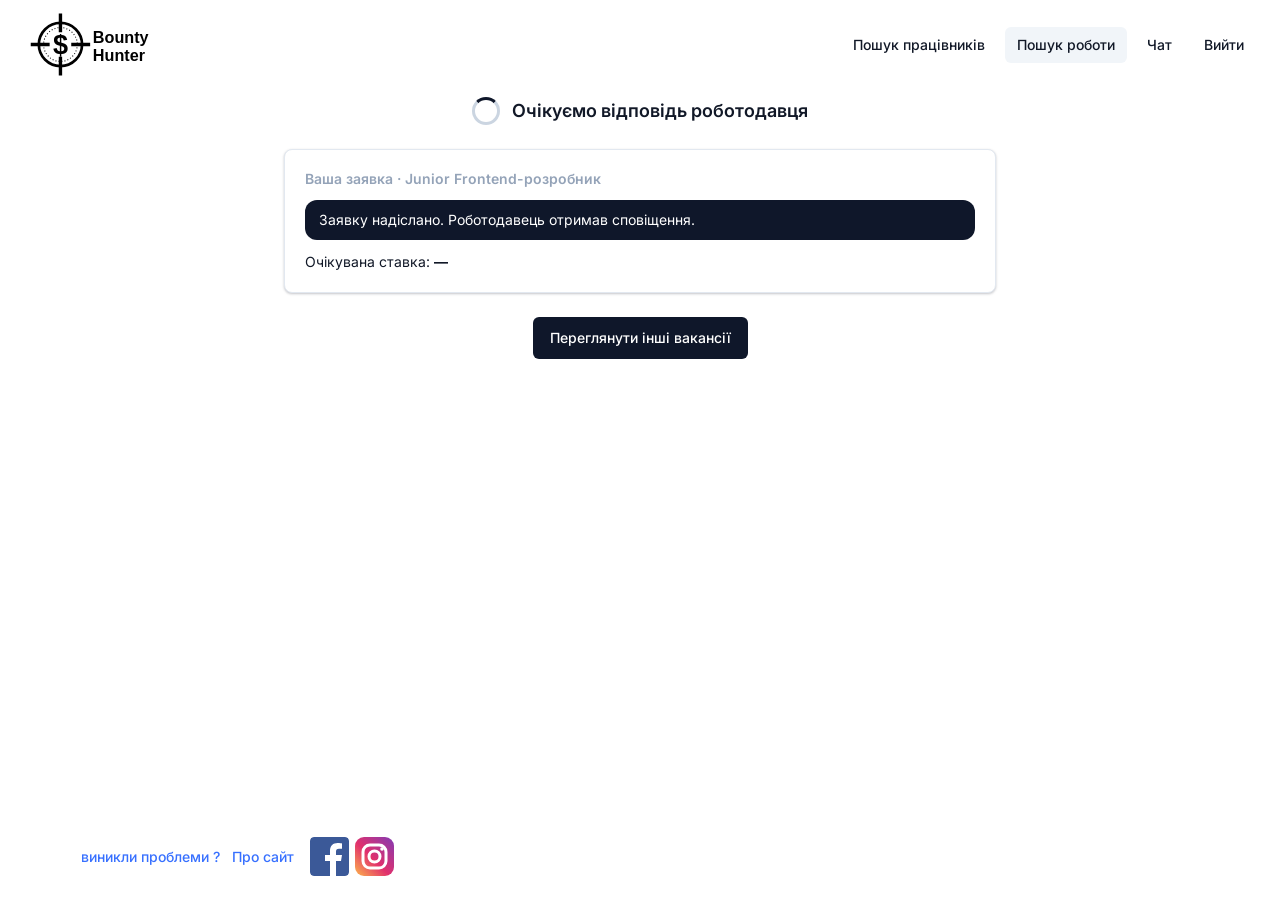
<file: waiting.html>
<!DOCTYPE html>
<html lang="uk">
<head>
  <meta charset="UTF-8">
  <meta name="viewport" content="width=device-width, initial-scale=1">
  <title>Очікування відповіді — Bounty Hunter</title>
  <link rel="preconnect" href="https://fonts.googleapis.com"><link rel="preconnect" href="https://fonts.gstatic.com" crossorigin><link href="https://fonts.googleapis.com/css2?family=Inter:wght@400;500;600&display=swap" rel="stylesheet">
  <link rel="stylesheet" href="css/tokens.css"><link rel="stylesheet" href="css/base.css"><link rel="stylesheet" href="css/components.css"><link rel="stylesheet" href="css/pages.css">
</head>
<body class="">
<header class="site-header"><a class="logo" href="home.html" aria-label="Bounty Hunter — на головну"><img src="assets/logo.svg" alt="Bounty Hunter"></a><nav class="site-nav" aria-label="Основна навігація"><a href="freelancers.html">Пошук працівників</a><a href="jobs.html" aria-current="page">Пошук роботи</a><a href="chat.html">Чат</a><a href="index.html" data-logout>Вийти</a></nav></header>
<main>
  <section class="waiting" aria-labelledby="t">
    <div class="waiting__status"><div class="spinner" aria-hidden="true"></div><h1 id="t" style="font-size:18px">Очікуємо відповідь роботодавця</h1></div>
    <div class="card">
      <h2 style="font-size:14px;color:var(--slate-400)">Ваша заявка · <span id="w-job">Junior Frontend-розробник</span></h2>
      <div class="bubble bubble--out" id="w-letter" style="max-width:100%;margin:0">Заявку надіслано. Роботодавець отримав сповіщення.</div>
      <p>Очікувана ставка: <strong id="w-rate">—</strong></p>
    </div>
    <a class="btn" href="jobs.html">Переглянути інші вакансії</a>
  </section>
</main>
<footer class="site-footer">
  <a href="help.html">виникли проблеми ?</a>
  <a href="about.html">Про сайт</a>
  <div class="social"><a href="https://facebook.com" aria-label="Facebook"><img src="assets/facebook.svg" alt="Facebook"></a><a href="https://instagram.com" aria-label="Instagram"><img src="assets/instagram.svg" alt="Instagram"></a></div>
</footer>
<script src="js/main.js"></script>
</body>
</html>
</file>
<file: css/tokens.css>
/* Дизайн-токени (shadcn/ui Design System з Figma, ПР № 2) */
:root {
  /* Кольори */
  --slate-900: #0f172a;   /* темні кнопки */
  --gray-900: #111827;    /* основний текст */
  --slate-300: #cbd5e1;   /* рамки полів */
  --slate-400: #94a3b8;   /* підказки */
  --accent: #3770ff;      /* посилання, теги */
  --white: #ffffff;
  --star: #f5b301;
  --bubble-in: #f1f5f9;

  /* Типографіка (Inter) */
  --font: "Inter", system-ui, -apple-system, "Segoe UI", Arial, sans-serif;
  --fs-small: 14px;
  --fs-h1: 28px;
  --fs-h2: 20px;
  --lh-small: 14px;
  --lh-body: 20px;
  --lh-button: 24px;

  /* Розміри */
  --radius: 6px;
  --container: 1152px;
  --shadow: 0 1px 3px rgba(15, 23, 42, .15), 0 1px 2px rgba(15, 23, 42, .1);
}
</file>
<file: css/base.css>
*, *::before, *::after { box-sizing: border-box; }
html { -webkit-text-size-adjust: 100%; }
body {
  margin: 0;
  min-height: 100vh;
  display: flex;
  flex-direction: column;
  font-family: var(--font);
  font-size: var(--fs-small);
  line-height: var(--lh-body);
  color: var(--gray-900);
  background: var(--white);
}
img { max-width: 100%; display: block; }
a { color: var(--accent); text-decoration: none; }
a:hover { text-decoration: underline; }
h1, h2, h3, p { margin: 0; }
h1 { font-size: var(--fs-h1); line-height: 1.2; font-weight: 600; }
h2 { font-size: var(--fs-h2); line-height: 1.3; font-weight: 600; }
:focus-visible { outline: 2px solid var(--accent); outline-offset: 2px; }

.container { width: 100%; max-width: var(--container); margin-inline: auto; padding-inline: 24px; }
.visually-hidden { position: absolute; width: 1px; height: 1px; overflow: hidden; clip: rect(0 0 0 0); white-space: nowrap; }

/* Шапка */
.site-header { display: flex; align-items: center; justify-content: space-between; gap: 24px; padding: 8px 24px; }
.site-header .logo { flex: none; display: block; }
.site-header .logo img { height: 73px; width: auto; max-width: none; aspect-ratio: 240 / 108; }
.site-nav { display: flex; flex-wrap: wrap; gap: 8px; align-items: center; }
.site-nav a { color: var(--gray-900); padding: 8px 12px; border-radius: var(--radius); font-weight: 500; }
.site-nav a:hover, .site-nav a[aria-current="page"] { background: #f1f5f9; text-decoration: none; }
.site-header--center { justify-content: center; padding-top: 24px; }
.site-header--center .logo img { height: 108px; }
.site-header--home { justify-content: center; }
.site-header--home .logo img { height: 136px; }

main { flex: 1; width: 100%; }

/* Підвал */
.site-footer { display: flex; align-items: center; flex-wrap: wrap; gap: 12px; padding: 24px 81px; }
.site-footer a { font-weight: 500; }
.site-footer .social { display: flex; gap: 6px; margin-left: 4px; }
.site-footer .social img { width: 39px; height: 39px; border-radius: 4px; }
</file>
<file: css/components.css>
/* Кнопка (button) */
.btn {
  display: inline-flex; align-items: center; justify-content: center;
  padding: 8px 16px; border: 1px solid transparent; border-radius: var(--radius);
  font: 500 var(--fs-small)/var(--lh-button) var(--font);
  background: var(--slate-900); color: var(--white); cursor: pointer;
}
.btn:hover { background: #1e293b; text-decoration: none; }
.btn--outline { background: var(--white); color: var(--slate-900); border-color: var(--slate-300); }
.btn--outline:hover { background: #f1f5f9; }
.btn--big { width: 151px; height: 91px; padding-inline: 8px; text-align: center; white-space: nowrap; }

/* Поле введення (label + textarea/input) */
.field { display: flex; flex-direction: column; gap: 6px; }
.field label, .label { font-weight: 500; font-size: var(--fs-small); line-height: var(--lh-small); color: #000; }
.input, .textarea, .select {
  width: 100%; padding: 8px 12px; background: var(--white);
  border: 1px solid var(--slate-300); border-radius: var(--radius);
  font: 400 var(--fs-small)/var(--lh-body) var(--font); color: var(--gray-900);
}
.input::placeholder, .textarea::placeholder { color: var(--slate-400); }
.textarea { resize: vertical; min-height: 84px; }
.select { appearance: none; padding-right: 32px; cursor: pointer; font-weight: 500;
  background: var(--white) url("data:image/svg+xml,%3Csvg xmlns='http://www.w3.org/2000/svg' width='12' height='8' viewBox='0 0 12 8'%3E%3Cpath d='M1 1l5 5 5-5' fill='none' stroke='%2394a3b8' stroke-width='2'/%3E%3C/svg%3E") no-repeat right 12px center; }
.form-error { color: #dc2626; min-height: 20px; }

/* Тег / мітка (label у Figma) */
.tag { font-weight: 500; line-height: var(--lh-small); color: var(--accent); }
.tag--muted { color: var(--gray-900); }
.status { display: inline-block; padding: 2px 10px; border-radius: 999px; font-weight: 500; font-size: 12px; }
.status--free { background: #dcfce7; color: #166534; }
.status--busy { background: #fee2e2; color: #991b1b; }

/* Картка (tooltip / navigation menu content item) */
.card { background: var(--white); border: 1px solid #e2e8f0; border-radius: 8px; box-shadow: var(--shadow); padding: 12px 16px; }

/* Рейтинг */
.rating { display: inline-flex; align-items: center; gap: 6px; font-size: 28px; line-height: 1; font-weight: 500; }
.star { width: 24px; height: 24px; fill: var(--star); }

/* Аватар / фото-заглушка */
.avatar { display: grid; place-items: center; width: 40px; height: 40px; border-radius: 50%; background: var(--slate-900); color: var(--white); font-weight: 600; flex: none; }
.photo { display: grid; place-items: center; border-radius: 8px; background: linear-gradient(135deg, #e2e8f0, #cbd5e1); color: var(--slate-900); font-weight: 600; font-size: 32px; }

/* Повідомлення чату (AI Chat → User message) */
.bubble { max-width: 70%; padding: 10px 14px; border-radius: 12px; background: var(--bubble-in); overflow-wrap: anywhere; }
.bubble--out { background: var(--slate-900); color: var(--white); margin-left: auto; }
.bubble time { display: block; margin-top: 2px; font-size: 11px; opacity: .6; }

/* Модальне вікно (ПР № 1, історія 2) */
dialog.modal { width: min(520px, calc(100% - 32px)); border: 0; border-radius: 10px; padding: 24px; box-shadow: 0 20px 50px rgba(15, 23, 42, .35); }
dialog.modal::backdrop { background: rgba(15, 23, 42, .5); }
.modal form { display: grid; gap: 16px; }
.modal .actions { display: flex; justify-content: flex-end; gap: 8px; }
</file>
<file: css/pages.css>
/* ===== Вхід / реєстрація (екран 1) ===== */
.auth { max-width: 547px; margin: 24px auto 0; padding: 0 24px; display: grid; gap: 12px; }
.auth h1 { font-size: var(--fs-small); font-weight: 500; text-align: center; line-height: var(--lh-small); margin-bottom: 4px; }
.auth form { display: grid; gap: 12px; }
.auth .btn { justify-self: center; margin-top: 24px; }
.auth .alt { text-align: center; }

/* ===== Головна (екран 2) ===== */
.choice { display: grid; justify-items: center; gap: 56px; padding: 56px 24px 0; }
.choice__title { font-weight: 500; }
.choice__buttons { display: grid; grid-template-columns: repeat(2, 151px); gap: 280px; justify-content: center; }

/* ===== Пошук працівників / роботи (екрани 3, 5) ===== */
.page-title { padding: 8px 0 16px; }
.toolbar { display: flex; flex-wrap: wrap; align-items: end; gap: 12px; padding-bottom: 24px; }
.toolbar .select { width: auto; min-width: 150px; }
.toolbar .search { flex: 1 1 230px; max-width: 530px; margin-left: auto; }
.results { display: grid; gap: 24px; padding-bottom: 48px; }
.result {
  display: grid; grid-template-columns: 144px 1fr auto; gap: 16px 24px; align-items: center;
}
.result .photo { width: 144px; height: 96px; font-size: 28px; }
.result__body { display: grid; gap: 10px; }
.result__meta { display: flex; flex-wrap: wrap; align-items: center; gap: 14px; }
.result__meta .rating { font-size: 24px; margin-left: 6px; }
.empty { padding: 32px; text-align: center; color: var(--slate-400); }

/* ===== Профіль / вакансія (екрани 4, 6) ===== */
.detail { display: grid; grid-template-columns: 243px 1fr; gap: 32px; align-items: start; padding: 16px 0 48px; }
.detail__aside { display: grid; gap: 16px; justify-items: start; }
.detail__aside .photo { width: 243px; height: 136px; font-size: 40px; }
.detail__main { display: grid; gap: 20px; max-width: 760px; }
.detail__head { display: flex; flex-wrap: wrap; align-items: center; gap: 14px; }
.detail__head h1 { margin-right: auto; }
.facts { display: grid; grid-template-columns: repeat(auto-fit, minmax(170px, 1fr)); gap: 12px; margin: 0; }
.facts div { padding: 10px 14px; border: 1px solid #e2e8f0; border-radius: 8px; }
.facts dt { color: var(--slate-400); font-size: 12px; }
.facts dd { margin: 2px 0 0; font-weight: 500; }
.chips { display: flex; flex-wrap: wrap; gap: 8px; padding: 0; margin: 0; list-style: none; }
.chips li { padding: 2px 10px; border: 1px solid var(--slate-300); border-radius: 999px; font-weight: 500; font-size: 12px; }
.detail__main .btn { justify-self: start; min-width: 120px; }

/* ===== Чат (екран 7) ===== */
.chat { display: grid; grid-template-rows: auto 1fr auto; width: 100%; max-width: 1016px; margin: 0 auto 24px; padding: 0 24px; flex: 1; min-height: 0; }
.chat__head { display: flex; align-items: center; justify-content: center; gap: 12px; padding: 8px 0 16px; font-weight: 500; }
.chat__log { display: flex; flex-direction: column; gap: 12px; min-height: 280px; max-height: 52vh; overflow-y: auto; padding: 16px; }
.chat__form { display: grid; grid-template-columns: auto 1fr auto; gap: 12px; align-items: end; padding-top: 16px; }
.chat__form .textarea { min-height: 84px; }
.btn--send { width: 48px; height: 48px; padding: 0; border-radius: 50%; }
.btn--send svg { width: 20px; height: 20px; fill: currentColor; }

/* ===== Очікування відповіді (екран 8) ===== */
.waiting { max-width: 760px; margin: 0 auto; padding: 8px 24px 48px; display: grid; gap: 24px; justify-items: center; text-align: center; }
.waiting .card { width: 100%; text-align: left; display: grid; gap: 12px; padding: 20px; }
.spinner { width: 28px; height: 28px; border: 3px solid var(--slate-300); border-top-color: var(--slate-900); border-radius: 50%; animation: spin 1s linear infinite; }
@keyframes spin { to { transform: rotate(360deg); } }
.waiting__status { display: flex; align-items: center; gap: 12px; font-weight: 500; font-size: 16px; }

/* ===== Службові сторінки: про сайт, допомога ===== */
.article { max-width: 760px; margin: 0 auto; padding: 16px 24px 48px; display: grid; gap: 16px; }
.article ul { margin: 0; padding-left: 20px; display: grid; gap: 6px; }
.faq { display: grid; gap: 10px; }
.faq details { border: 1px solid #e2e8f0; border-radius: 8px; padding: 12px 16px; }
.faq summary { cursor: pointer; font-weight: 500; }
.faq p { margin-top: 8px; }

/* ===== Адаптивність (додатково) ===== */
@media (max-width: 900px) {
  .result { grid-template-columns: 120px 1fr; }
  .result .btn { grid-column: 1 / -1; justify-self: start; }
  .result .photo { width: 120px; }
  .detail { grid-template-columns: 1fr; }
  .choice__buttons { gap: 48px; }
  .site-footer { padding-inline: 24px; }
}
@media (max-width: 600px) {
  .site-header { flex-direction: column; align-items: flex-start; gap: 8px; }
  .site-header--center, .site-header--home { align-items: center; }
  .choice__buttons { grid-template-columns: 1fr; gap: 20px; }
  .btn--big { width: 220px; }
  .result { grid-template-columns: 1fr; }
  .result .photo { width: 100%; }
  .toolbar .search { margin-left: 0; max-width: none; }
  .chat__form { grid-template-columns: 1fr auto; }
  .chat__form .btn--outline { grid-column: 1 / -1; justify-self: start; }
  .bubble { max-width: 88%; }
}
</file>
